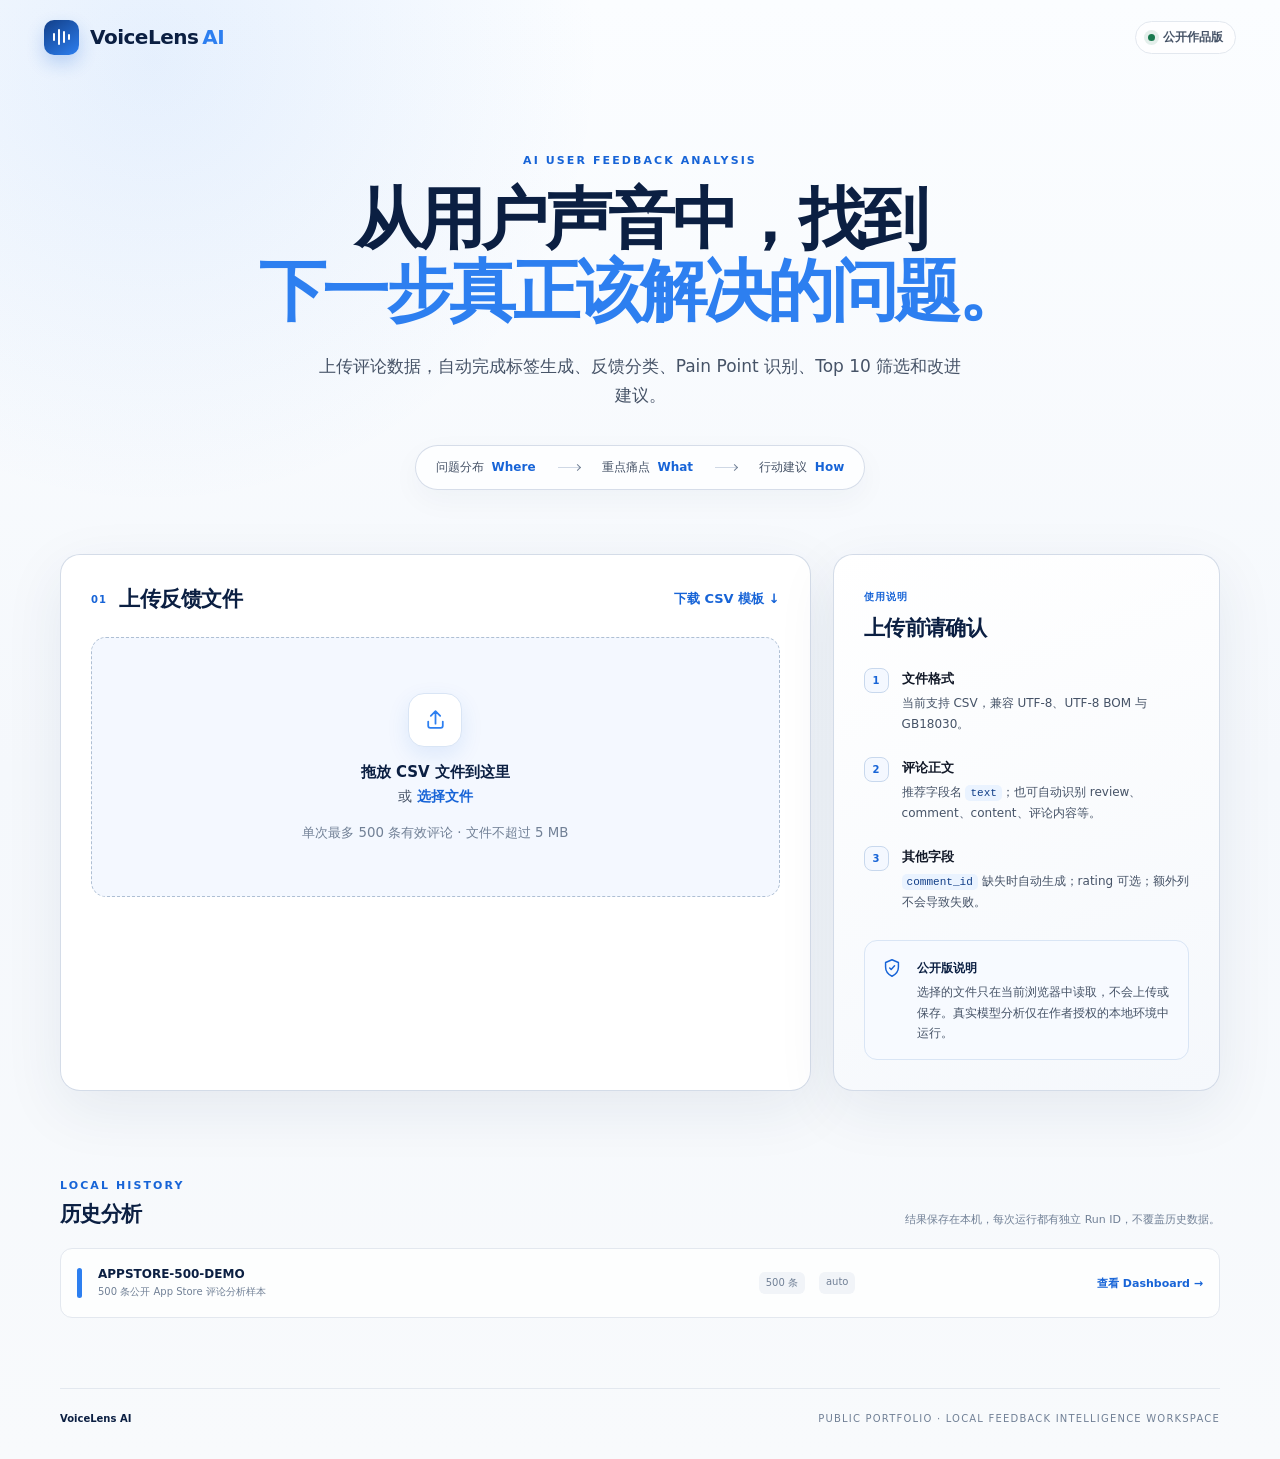
<file: index.html>
<!doctype html>
<html lang="zh-CN">
<head>
  <meta charset="utf-8">
  <meta name="viewport" content="width=device-width, initial-scale=1">
  <meta name="description" content="VoiceLens AI：将用户反馈转化为问题分布、重点痛点与可行动建议。">
  <title>VoiceLens AI · 用户反馈分析</title>
  <link rel="stylesheet" href="styles.css">
  <script defer src="script.js"></script>
</head>
<body>
  <header class="site-header">
    <a class="brand" href="/" aria-label="VoiceLens AI 首页">
      <span class="brand-mark" aria-hidden="true">
        <span></span><span></span><span></span><span></span>
      </span>
      <span>
        <strong>VoiceLens</strong><em>AI</em>
      </span>
    </a>
    <div class="local-badge"><span></span>公开作品版</div>
  </header>

  <main>
    <section class="hero" aria-labelledby="page-title">
      <p class="eyebrow">AI USER FEEDBACK ANALYSIS</p>
      <h1 id="page-title">从用户声音中，找到<br><span>下一步真正该解决的问题。</span></h1>
      <p class="hero-copy">上传评论数据，自动完成标签生成、反馈分类、Pain Point 识别、Top 10 筛选和改进建议。</p>
      <div class="hero-flow" aria-label="分析流程">
        <span>问题分布 <b>Where</b></span><i></i>
        <span>重点痛点 <b>What</b></span><i></i>
        <span>行动建议 <b>How</b></span>
      </div>
    </section>

    <section class="workspace-grid">
      <article class="panel upload-panel" aria-labelledby="upload-title">
        <div class="panel-heading">
          <div>
            <span class="step-number">01</span>
            <h2 id="upload-title">上传反馈文件</h2>
          </div>
          <a class="text-link" href="template.csv" download>下载 CSV 模板 <span aria-hidden="true">↓</span></a>
        </div>

        <div id="dropZone" class="drop-zone" tabindex="0" role="button" aria-controls="fileInput">
          <input id="fileInput" type="file" accept=".csv,text/csv" hidden>
          <div class="upload-icon" aria-hidden="true">
            <svg viewBox="0 0 24 24"><path d="M12 16V4m0 0L7.5 8.5M12 4l4.5 4.5M5 14v4a2 2 0 0 0 2 2h10a2 2 0 0 0 2-2v-4"/></svg>
          </div>
          <p><strong>拖放 CSV 文件到这里</strong></p>
          <p>或 <button id="browseButton" type="button" class="inline-button">选择文件</button></p>
          <small>单次最多 500 条有效评论 · 文件不超过 5 MB</small>
        </div>

        <div id="fileSummary" class="file-summary is-hidden" aria-live="polite">
          <div class="file-type">CSV</div>
          <div class="file-meta">
            <strong id="fileName"></strong>
            <span id="fileSize"></span>
          </div>
          <span id="fileStatus" class="status-pill">正在校验</span>
          <button id="removeFile" class="icon-button" type="button" aria-label="移除文件">×</button>
        </div>

        <div id="message" class="message is-hidden" role="alert"></div>

        <div id="validationResult" class="validation is-hidden">
          <div class="metric-row">
            <div><span>读取记录</span><strong id="inputRecords">—</strong></div>
            <div><span>有效评论</span><strong id="validRecords">—</strong></div>
            <div><span>正文列</span><strong id="textColumn">—</strong></div>
            <div><span>文件编码</span><strong id="fileEncoding">—</strong></div>
          </div>
          <details class="preview-block">
            <summary>查看前 10 条标准化预览</summary>
            <div class="table-wrap">
              <table>
                <thead><tr><th>Comment ID</th><th>Text</th></tr></thead>
                <tbody id="previewBody"></tbody>
              </table>
            </div>
          </details>
          <div id="warnings" class="warnings is-hidden"></div>
        </div>
      </article>

      <aside class="panel guide-panel" aria-labelledby="guide-title">
        <span class="step-number">使用说明</span>
        <h2 id="guide-title">上传前请确认</h2>
        <ul class="check-list">
          <li><span>1</span><div><strong>文件格式</strong><p>当前支持 CSV，兼容 UTF-8、UTF-8 BOM 与 GB18030。</p></div></li>
          <li><span>2</span><div><strong>评论正文</strong><p>推荐字段名 <code>text</code>；也可自动识别 review、comment、content、评论内容等。</p></div></li>
          <li><span>3</span><div><strong>其他字段</strong><p><code>comment_id</code> 缺失时自动生成；rating 可选；额外列不会导致失败。</p></div></li>
        </ul>
        <div class="privacy-note">
          <svg viewBox="0 0 24 24" aria-hidden="true"><path d="M12 3 5 6v5c0 4.6 2.7 8 7 10 4.3-2 7-5.4 7-10V6l-7-3Z"/><path d="m9.5 12 1.6 1.6 3.7-4"/></svg>
          <div><strong>公开版说明</strong><p>选择的文件只在当前浏览器中读取，不会上传或保存。真实模型分析仅在作者授权的本地环境中运行。</p></div>
        </div>
      </aside>
    </section>

    <section id="analysisSetup" class="panel setup-panel is-hidden" aria-labelledby="setup-title">
      <div class="panel-heading">
        <div><span class="step-number">02</span><h2 id="setup-title">选择标签方式并开始</h2></div>
      </div>
      <div class="mode-grid" role="radiogroup" aria-label="标签方式">
        <label class="mode-card is-selected">
          <input type="radio" name="labelsMode" value="auto" checked>
          <span class="mode-icon">✦</span>
          <strong>自动生成</strong>
          <p>根据本批反馈生成并冻结标签，随后自动完成全部分析。</p>
          <em>推荐</em>
        </label>
        <label class="mode-card">
          <input type="radio" name="labelsMode" value="reuse">
          <span class="mode-icon">↻</span>
          <strong>使用上次标签</strong>
          <p>复用最近一次已确认标签，适合同类产品的连续分析。</p>
        </label>
        <label class="mode-card">
          <input type="radio" name="labelsMode" value="preview">
          <span class="mode-icon">◎</span>
          <strong>先预览标签</strong>
          <p>生成后暂停，查看标签定义与边界，确认后继续。</p>
        </label>
      </div>
      <div class="setup-actions">
        <p>公开作品链接用于展示产品流程；真实模型调用需要作者授权。</p>
        <button id="startAnalysis" class="primary-button" type="button">开始分析 <span>→</span></button>
      </div>
    </section>

    <section id="progressPanel" class="panel progress-panel is-hidden" aria-labelledby="progress-title">
      <div class="progress-heading">
        <div><span class="step-number">03</span><h2 id="progress-title">分析进度</h2></div>
        <strong id="progressPercent">0%</strong>
      </div>
      <div class="progress-track"><span id="progressBar"></span></div>
      <p id="stageLabel" class="stage-label">正在准备分析任务</p>
      <ol class="stage-list">
        <li data-threshold="8"><span></span>准备数据</li>
        <li data-threshold="18"><span></span>生成标签</li>
        <li data-threshold="24"><span></span>分类反馈</li>
        <li data-threshold="54"><span></span>识别痛点</li>
        <li data-threshold="88"><span></span>生成建议</li>
        <li data-threshold="96"><span></span>生成报告</li>
      </ol>
      <div id="progressError" class="message error is-hidden" role="alert"></div>
    </section>

    <section id="labelReview" class="panel review-panel is-hidden" aria-labelledby="review-title">
      <div class="panel-heading">
        <div><span class="step-number">标签确认</span><h2 id="review-title">检查本批反馈标签</h2></div>
      </div>
      <p class="section-intro">标签已经通过结构校验并冻结。确认后，分析会在同一个 Run 中继续。</p>
      <div id="labelCards" class="label-grid"></div>
      <div class="review-actions"><button id="confirmLabels" class="primary-button" type="button">确认并继续分析 <span>→</span></button></div>
    </section>

    <section id="resultPanel" class="panel result-panel is-hidden" aria-labelledby="result-title">
      <div class="result-copy">
        <span class="success-mark">✓</span>
        <div><span class="step-number">分析完成</span><h2 id="result-title">Dashboard 已生成</h2><p id="resultRunId"></p></div>
      </div>
      <a id="openReport" class="primary-button" href="#" target="_blank" rel="noopener">打开分析报告 <span>↗</span></a>
    </section>

    <section class="history-section" aria-labelledby="history-title">
      <div class="section-heading">
        <div><p class="eyebrow">LOCAL HISTORY</p><h2 id="history-title">历史分析</h2></div>
        <p>结果保存在本机，每次运行都有独立 Run ID，不覆盖历史数据。</p>
      </div>
      <div class="history-list">
        <article class="history-item">
          <div class="history-status complete"></div>
          <div><strong>APPSTORE-500-DEMO</strong><span>500 条公开 App Store 评论分析样本</span></div>
          <div class="history-meta"><span>500 条</span><span>auto</span></div>
          <a href="demo/dashboard.html" target="_blank" rel="noopener">查看 Dashboard →</a>
        </article>
      </div>
    </section>
  </main>

  <footer><span>VoiceLens AI</span><p>Public portfolio · Local feedback intelligence workspace</p></footer>
</body>
</html>
</file>
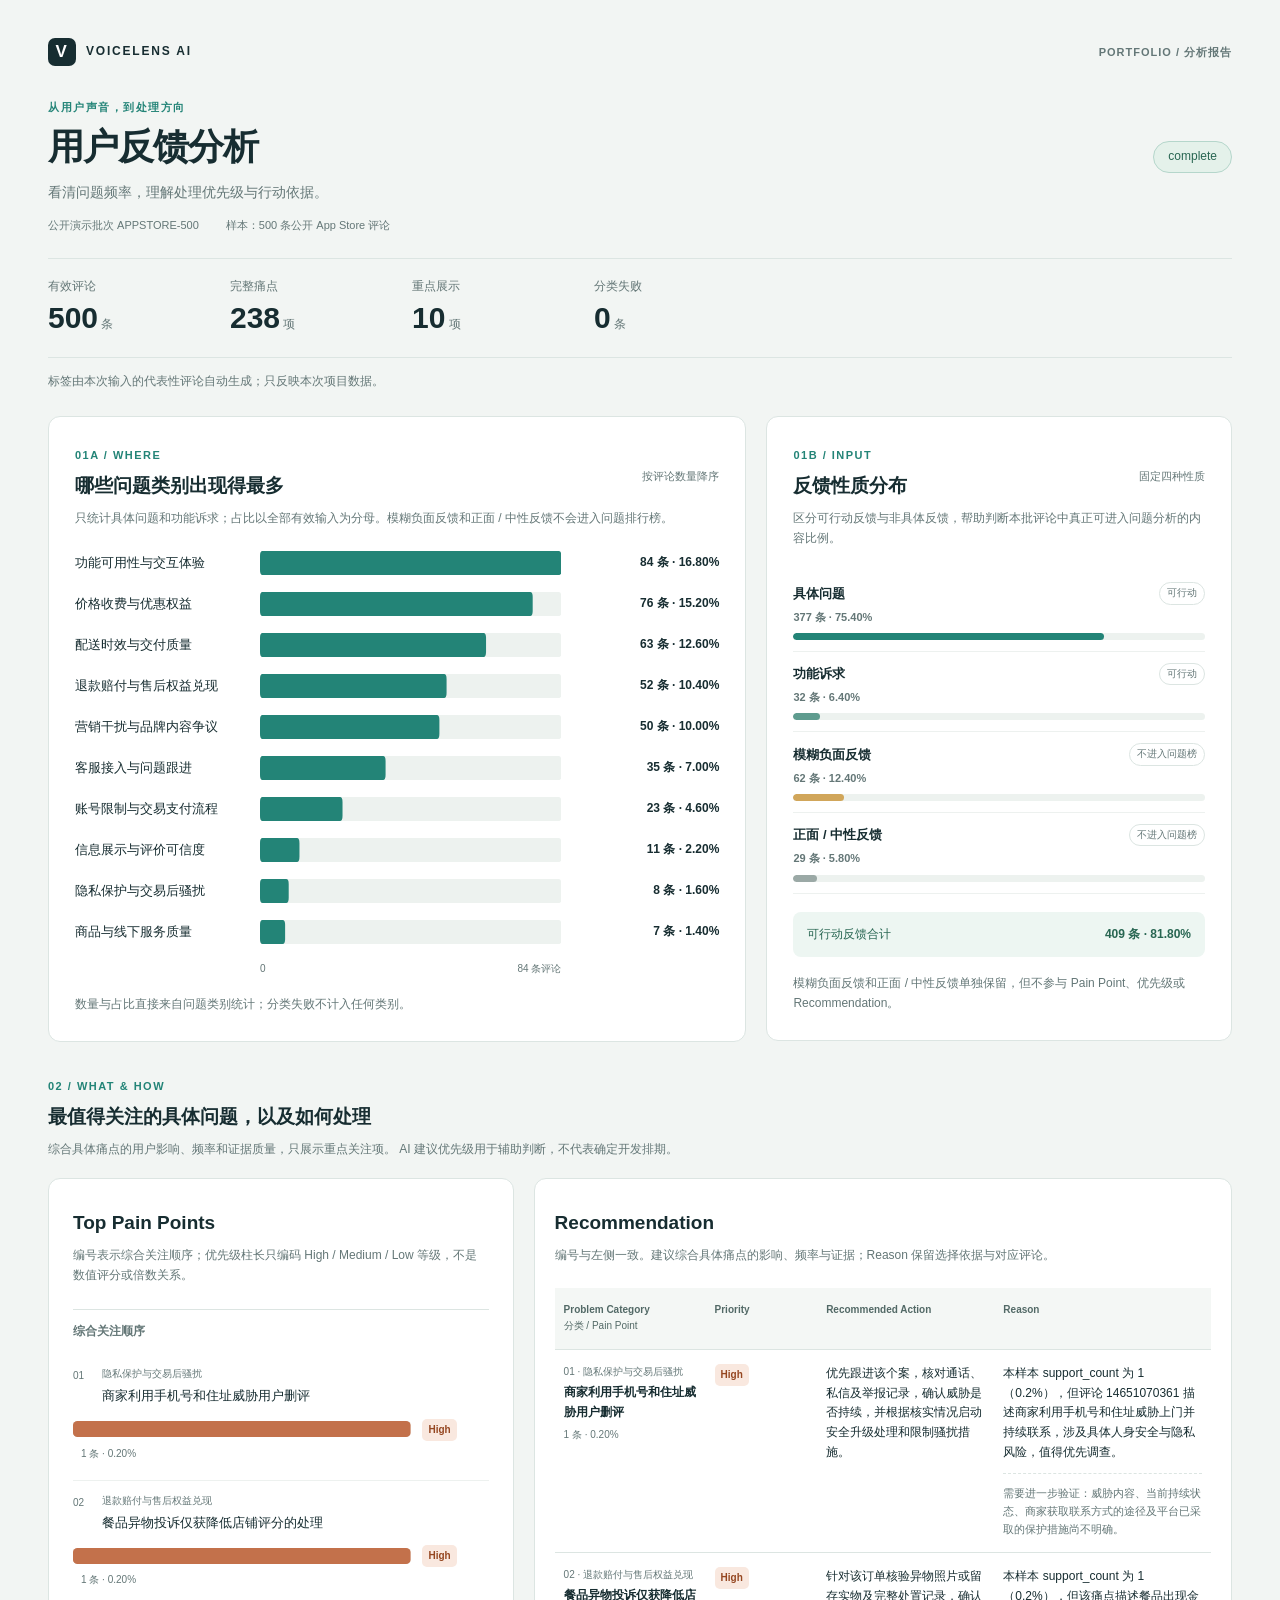
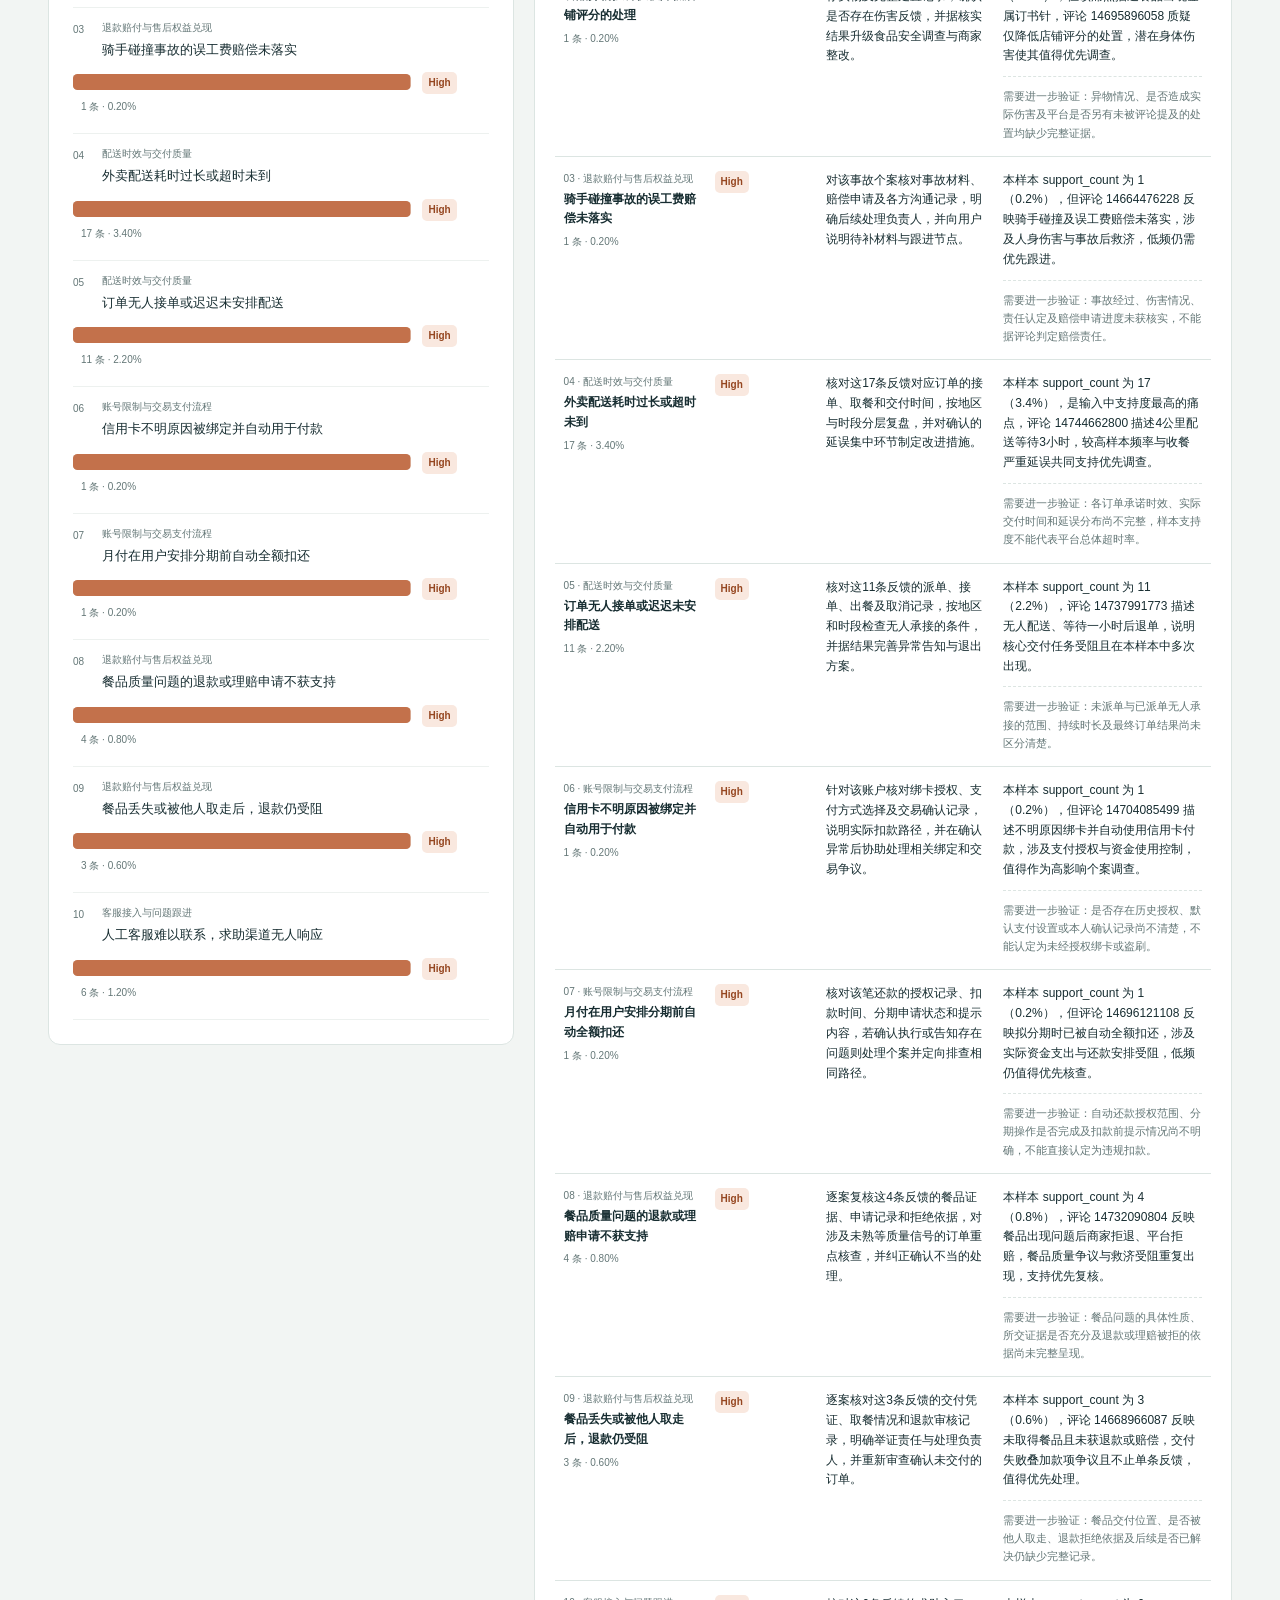
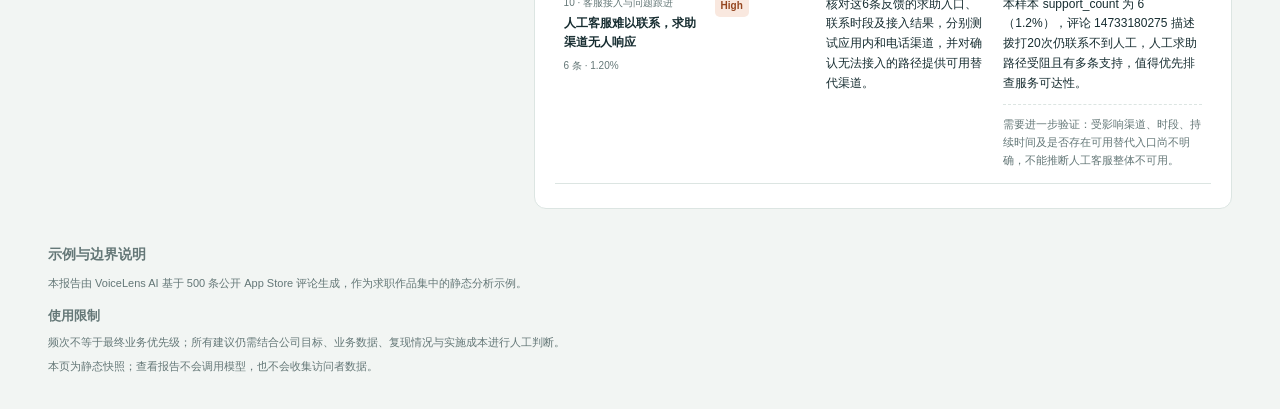
<file: demo/dashboard.html>
<!doctype html>
<html lang="zh-CN">
<head><meta charset="utf-8"><meta name="viewport" content="width=device-width, initial-scale=1">
<title>VoiceLens AI · 500 条 App Store 评论分析示例</title><style>:root{color-scheme:light;--ink:#172d31;--muted:#647777;--line:#dce5e2;--teal:#238477;--paper:#fff;--bg:#f2f5f3}
*{box-sizing:border-box}body{margin:0;background:var(--bg);color:var(--ink);font:14px/1.65 "Segoe UI","Microsoft YaHei",sans-serif}main{max-width:1560px;margin:auto;padding:38px 48px 28px}.brand{display:flex;align-items:center;gap:10px;font-size:12px;letter-spacing:1.8px;font-weight:700}.brand-mark{display:grid;place-items:center;background:var(--ink);color:white;width:28px;height:28px;border-radius:7px;font-size:17px}.edition{margin-left:auto;color:var(--muted);font-size:11px;letter-spacing:1px}.headline{display:flex;justify-content:space-between;align-items:center;gap:20px;margin-top:32px}.overline,.section-number{color:var(--teal);font-size:11px;font-weight:700;letter-spacing:1.5px}.overline{margin:0 0 8px}h1{font-size:36px;line-height:1.25;margin:0;font-weight:650;letter-spacing:-1px}.subtitle{color:var(--muted);margin:12px 0}.status{border:1px solid #b5d6cb;background:#e4f1ea;color:#286652;border-radius:20px;padding:5px 14px;font-size:12px}.run-meta{color:var(--muted);font-size:11px;overflow-wrap:anywhere}.run-meta span{margin-left:24px}.metrics{display:flex;border-top:1px solid var(--line);border-bottom:1px solid var(--line);margin-top:24px;padding:18px 0;gap:52px}.metrics>div{min-width:130px}.metrics span{display:block;color:var(--muted);font-size:12px}.metrics strong{display:block;font-size:30px;line-height:1.4;font-weight:600}.metrics small{font-size:12px;font-weight:400;color:var(--muted)}.context{font-size:12px;color:var(--muted);margin:14px 0 24px}.panel{background:var(--paper);border:1px solid var(--line);border-radius:12px;padding:26px;min-width:0}.section-heading{display:flex;align-items:center;justify-content:space-between;gap:16px}h2{font-size:19px;margin:4px 0 8px;font-weight:650}h3{font-size:13px}.hint{font-size:11px;color:var(--muted)}.section-note,.footnote{font-size:12px;color:var(--muted);margin:0 0 22px}.footnote{margin:17px 0 0}.frequency-row{display:grid;grid-template-columns:165px minmax(0,1fr) 138px;gap:20px;align-items:center;margin:17px 0}.frequency-row svg{width:100%;height:24px}.frequency-row strong{font-size:12px;font-weight:600;text-align:right;font-variant-numeric:tabular-nums}.category{font-size:13px}.track{fill:#edf2ef}.frequency-fill{fill:var(--teal)}.frequency-axis{display:flex;justify-content:space-between;margin:0 158px 0 185px;font-size:10px;color:var(--muted)}.decision-intro{margin:32px 0 18px}.decision-intro p{color:var(--muted);font-size:12px;margin:4px 0}.decision-grid{display:grid;grid-template-columns:minmax(0,2fr) minmax(0,3fr);gap:20px;align-items:start}.priorities{padding:24px}.recommendations{padding:24px 20px}.group-title{margin:23px 0 13px;padding-top:12px;border-top:1px solid var(--line);color:var(--muted);font-size:12px}.level-axis{display:grid;grid-template-columns:repeat(3,1fr);text-align:right;color:var(--muted);font-size:10px;margin-bottom:14px;padding-right:74px}.priority-row{position:relative;padding:12px 0 16px;border-bottom:1px solid #edf1ef}.pain-heading{display:flex;gap:10px;margin-bottom:10px;font-size:13px}.number{font-size:10px;color:var(--muted);padding-top:2px;min-width:19px}.eyebrow{display:block;color:var(--muted);font-size:10px;font-weight:400;line-height:1.6;margin-bottom:3px}.priority-row svg{width:calc(100% - 78px);height:16px;vertical-align:middle}.badge{display:inline-block;white-space:nowrap;font-size:10px;line-height:1.6;border-radius:5px;padding:3px 6px;font-weight:600}.priority-row .badge{margin-left:8px}.high{background:#f9e8df;color:#954620}.medium{background:#f9efd9;color:#88631d}.low{background:#e4f0eb;color:#356653}.unknown{background:#eef0f4;color:#5a6272}.high-fill{fill:#c3714b}.medium-fill{fill:#c9a454}.low-fill{fill:#6c9e87}.table-scroll{overflow-x:auto}table{border-collapse:collapse;width:100%;table-layout:fixed;font-size:12px}thead{background:#f4f7f5}th,td{text-align:left;vertical-align:top;border-bottom:1px solid var(--line);padding:14px 9px;overflow-wrap:anywhere}thead th{font-size:10px;color:#526966;font-weight:600}thead th span{font-size:10px;font-weight:400}thead th:nth-child(1){width:23%}thead th:nth-child(2){width:17%}thead th:nth-child(3){width:27%}thead th:nth-child(4){width:33%}tbody th strong{font-size:12px;font-weight:600}td .badge{white-space:normal}.verification{font-size:11px;color:var(--muted);padding-top:10px;margin:10px 0 0;border-top:1px dashed var(--line)}footer{font-size:11px;color:var(--muted);padding:30px 0 0}footer h2{font-size:14px}footer h3{margin-bottom:5px}footer p{margin:6px 0}.source{overflow-wrap:anywhere}.notice{padding:12px 18px;border:1px solid #ead7b0;border-radius:9px;background:#fff8e8;margin:20px 0;font-size:12px}.notice p{margin:4px 0}.empty{padding:24px 0;color:var(--muted)}.sr-only{position:absolute;width:1px;height:1px;padding:0;margin:-1px;overflow:hidden;clip:rect(0,0,0,0)}
@media(min-width:1800px){main{max-width:1740px}}@media(max-width:1100px){main{padding:25px}.decision-grid{grid-template-columns:1fr}.recommendations{padding:24px}.level-axis{padding-right:78px}}@media(max-width:600px){main{padding:20px 14px}.edition{display:none}.headline{align-items:flex-start;margin-top:25px}h1{font-size:29px}.status{font-size:10px;padding:4px 8px}.metrics{gap:22px}.metrics>div{min-width:0;flex:1}.metrics strong{font-size:26px}.run-meta span{display:block;margin:4px 0}.panel{padding:18px 14px}.section-heading{display:block}.frequency-row{grid-template-columns:minmax(0,1fr) 110px;gap:6px 10px;margin:16px 0}.frequency-row .category{grid-column:1/-1}.frequency-row strong{font-size:11px}.frequency-axis{margin:0 120px 0 0}.section-note{margin-bottom:16px}table{min-width:590px}.decision-grid{gap:16px}.brand{font-size:10px}.hint{display:block;margin-bottom:8px}}@media print{body{background:white}main{padding:0}.panel{break-inside:auto}.decision-grid{display:block}.recommendations{margin-top:20px}tr,.priority-row{break-inside:avoid}.table-scroll{overflow:visible}thead{display:table-header-group}}
.overview-grid{display:grid;grid-template-columns:minmax(0,3fr) minmax(330px,2fr);gap:20px;align-items:start}.feedback-type-row{padding:11px 0;border-bottom:1px solid #edf1ef}.feedback-type-heading,.actionable-summary{display:flex;align-items:center;justify-content:space-between;gap:12px}.feedback-type-heading span{font-size:13px;font-weight:600}.feedback-type-heading em{font-style:normal;font-size:10px;color:var(--muted);border:1px solid var(--line);border-radius:12px;padding:2px 7px}.feedback-type-value{margin:3px 0 7px;color:var(--muted);font-size:11px;font-variant-numeric:tabular-nums}.feedback-type-track{height:7px;border-radius:4px;background:#edf2ef;overflow:hidden}.feedback-type-track span{display:block;height:100%;border-radius:4px;background:var(--teal)}.feedback-type-row.feature .feedback-type-track span{background:#5f9c8f}.feedback-type-row.vague .feedback-type-track span{background:#d1a65a}.feedback-type-row.neutral .feedback-type-track span{background:#9ba9a6}.actionable-summary{margin-top:18px;padding:13px 14px;border-radius:8px;background:#edf6f2;color:#286652;font-size:12px}.actionable-summary strong{font-variant-numeric:tabular-nums}
@media(max-width:1180px){.overview-grid{grid-template-columns:1fr}}
@media(max-width:600px){.overview-grid{gap:16px}}
@media print{.overview-grid{display:block}.feedback-panel{margin-top:20px}}
</style>
<style>.pain-frequency{display:inline-block;margin-left:8px;color:var(--muted);font-size:10px;font-variant-numeric:tabular-nums}.frequency-text{display:block;color:var(--muted);font-size:10px;font-weight:400;margin-top:5px;font-variant-numeric:tabular-nums}@media(max-width:600px){.headline{display:block}.status{display:inline-block;margin-top:8px}.metrics{display:grid;grid-template-columns:repeat(2,minmax(0,1fr));gap:14px 24px}.metrics>div{min-width:0}}</style></head>
<body><main>
<header><div class="brand"><span class="brand-mark">V</span> VOICELENS AI <span class="edition">PORTFOLIO / 分析报告</span></div>
<div class="headline"><div><p class="overline">从用户声音，到处理方向</p><h1>用户反馈分析</h1><p class="subtitle">看清问题频率，理解处理优先级与行动依据。</p></div><span class="status">complete</span></div>
<div class="run-meta">公开演示批次 APPSTORE-500 <span>样本：500 条公开 App Store 评论</span></div>
<div class="metrics"><div><span>有效评论</span><strong>500<small> 条</small></strong></div><div><span>完整痛点</span><strong>238<small> 项</small></strong></div><div><span>重点展示</span><strong>10<small> 项</small></strong></div><div><span>分类失败</span><strong>0<small> 条</small></strong></div></div>
<p class="context">标签由本次输入的代表性评论自动生成；只反映本次项目数据。</p></header>

<div class="overview-grid"><section class="panel frequency-panel" aria-labelledby="frequency-title"><div class="section-heading"><div><span class="section-number">01A / WHERE</span><h2 id="frequency-title">哪些问题类别出现得最多</h2></div><span class="hint">按评论数量降序</span></div>
<p class="section-note">只统计具体问题和功能诉求；占比以全部有效输入为分母。模糊负面反馈和正面 / 中性反馈不会进入问题排行榜。</p>
<div class="frequency-row"><span class="category">功能可用性与交互体验</span><svg viewBox="0 0 600 24" preserveAspectRatio="none" role="img" aria-label="功能可用性与交互体验：84 条 · 16.80%"><rect width="600" height="24" rx="5" class="track"/><rect width="600.000" height="24" rx="5" class="frequency-fill"/></svg><strong>84 条 · 16.80%</strong></div>
<div class="frequency-row"><span class="category">价格收费与优惠权益</span><svg viewBox="0 0 600 24" preserveAspectRatio="none" role="img" aria-label="价格收费与优惠权益：76 条 · 15.20%"><rect width="600" height="24" rx="5" class="track"/><rect width="542.857" height="24" rx="5" class="frequency-fill"/></svg><strong>76 条 · 15.20%</strong></div>
<div class="frequency-row"><span class="category">配送时效与交付质量</span><svg viewBox="0 0 600 24" preserveAspectRatio="none" role="img" aria-label="配送时效与交付质量：63 条 · 12.60%"><rect width="600" height="24" rx="5" class="track"/><rect width="450.000" height="24" rx="5" class="frequency-fill"/></svg><strong>63 条 · 12.60%</strong></div>
<div class="frequency-row"><span class="category">退款赔付与售后权益兑现</span><svg viewBox="0 0 600 24" preserveAspectRatio="none" role="img" aria-label="退款赔付与售后权益兑现：52 条 · 10.40%"><rect width="600" height="24" rx="5" class="track"/><rect width="371.429" height="24" rx="5" class="frequency-fill"/></svg><strong>52 条 · 10.40%</strong></div>
<div class="frequency-row"><span class="category">营销干扰与品牌内容争议</span><svg viewBox="0 0 600 24" preserveAspectRatio="none" role="img" aria-label="营销干扰与品牌内容争议：50 条 · 10.00%"><rect width="600" height="24" rx="5" class="track"/><rect width="357.143" height="24" rx="5" class="frequency-fill"/></svg><strong>50 条 · 10.00%</strong></div>
<div class="frequency-row"><span class="category">客服接入与问题跟进</span><svg viewBox="0 0 600 24" preserveAspectRatio="none" role="img" aria-label="客服接入与问题跟进：35 条 · 7.00%"><rect width="600" height="24" rx="5" class="track"/><rect width="250.000" height="24" rx="5" class="frequency-fill"/></svg><strong>35 条 · 7.00%</strong></div>
<div class="frequency-row"><span class="category">账号限制与交易支付流程</span><svg viewBox="0 0 600 24" preserveAspectRatio="none" role="img" aria-label="账号限制与交易支付流程：23 条 · 4.60%"><rect width="600" height="24" rx="5" class="track"/><rect width="164.286" height="24" rx="5" class="frequency-fill"/></svg><strong>23 条 · 4.60%</strong></div>
<div class="frequency-row"><span class="category">信息展示与评价可信度</span><svg viewBox="0 0 600 24" preserveAspectRatio="none" role="img" aria-label="信息展示与评价可信度：11 条 · 2.20%"><rect width="600" height="24" rx="5" class="track"/><rect width="78.571" height="24" rx="5" class="frequency-fill"/></svg><strong>11 条 · 2.20%</strong></div>
<div class="frequency-row"><span class="category">隐私保护与交易后骚扰</span><svg viewBox="0 0 600 24" preserveAspectRatio="none" role="img" aria-label="隐私保护与交易后骚扰：8 条 · 1.60%"><rect width="600" height="24" rx="5" class="track"/><rect width="57.143" height="24" rx="5" class="frequency-fill"/></svg><strong>8 条 · 1.60%</strong></div>
<div class="frequency-row"><span class="category">商品与线下服务质量</span><svg viewBox="0 0 600 24" preserveAspectRatio="none" role="img" aria-label="商品与线下服务质量：7 条 · 1.40%"><rect width="600" height="24" rx="5" class="track"/><rect width="50.000" height="24" rx="5" class="frequency-fill"/></svg><strong>7 条 · 1.40%</strong></div>
<div class="frequency-axis"><span>0</span><span>84 条评论</span></div>
<p class="footnote">数量与占比直接来自问题类别统计；分类失败不计入任何类别。</p></section>
<section class="panel feedback-panel" aria-labelledby="feedback-title"><div class="section-heading"><div><span class="section-number">01B / INPUT</span><h2 id="feedback-title">反馈性质分布</h2></div><span class="hint">固定四种性质</span></div>
<p class="section-note">区分可行动反馈与非具体反馈，帮助判断本批评论中真正可进入问题分析的内容比例。</p>
<div class="feedback-type-row specific"><div class="feedback-type-heading"><span>具体问题</span><em>可行动</em></div><div class="feedback-type-value"><strong>377 条 · 75.40%</strong></div><div class="feedback-type-track" role="img" aria-label="具体问题：377 条 · 75.40%"><span style="width:75.40%"></span></div></div>
<div class="feedback-type-row feature"><div class="feedback-type-heading"><span>功能诉求</span><em>可行动</em></div><div class="feedback-type-value"><strong>32 条 · 6.40%</strong></div><div class="feedback-type-track" role="img" aria-label="功能诉求：32 条 · 6.40%"><span style="width:6.40%"></span></div></div>
<div class="feedback-type-row vague"><div class="feedback-type-heading"><span>模糊负面反馈</span><em>不进入问题榜</em></div><div class="feedback-type-value"><strong>62 条 · 12.40%</strong></div><div class="feedback-type-track" role="img" aria-label="模糊负面反馈：62 条 · 12.40%"><span style="width:12.40%"></span></div></div>
<div class="feedback-type-row neutral"><div class="feedback-type-heading"><span>正面 / 中性反馈</span><em>不进入问题榜</em></div><div class="feedback-type-value"><strong>29 条 · 5.80%</strong></div><div class="feedback-type-track" role="img" aria-label="正面 / 中性反馈：29 条 · 5.80%"><span style="width:5.80%"></span></div></div>
<div class="actionable-summary"><span>可行动反馈合计</span><strong>409 条 · 81.80%</strong></div>
<p class="footnote">模糊负面反馈和正面 / 中性反馈单独保留，但不参与 Pain Point、优先级或 Recommendation。</p></section></div>
<div class="decision-intro"><span class="section-number">02 / WHAT &amp; HOW</span><h2>最值得关注的具体问题，以及如何处理</h2><p>综合具体痛点的用户影响、频率和证据质量，只展示重点关注项。 AI 建议优先级用于辅助判断，不代表确定开发排期。</p></div>
<div class="decision-grid"><section class="panel priorities" aria-labelledby="priority-title"><h2 id="priority-title">Top Pain Points</h2><p class="section-note">编号表示综合关注顺序；优先级柱长只编码 High / Medium / Low 等级，不是数值评分或倍数关系。</p><h3 class="group-title">综合关注顺序</h3>
<div class="priority-row" data-key="pain-0"><div class="pain-heading"><span class="number">01</span><div><span class="eyebrow">隐私保护与交易后骚扰</span><div>商家利用手机号和住址威胁用户删评</div></div></div>
<svg viewBox="0 0 300 16" preserveAspectRatio="none" role="img" aria-label="优先级 High"><rect width="300" height="16" rx="4" class="track"/><rect width="300" height="16" rx="4" class="high-fill"/></svg>
<span class="badge high">High</span><span class="pain-frequency">1 条 · 0.20%</span></div>
<div class="priority-row" data-key="pain-1"><div class="pain-heading"><span class="number">02</span><div><span class="eyebrow">退款赔付与售后权益兑现</span><div>餐品异物投诉仅获降低店铺评分的处理</div></div></div>
<svg viewBox="0 0 300 16" preserveAspectRatio="none" role="img" aria-label="优先级 High"><rect width="300" height="16" rx="4" class="track"/><rect width="300" height="16" rx="4" class="high-fill"/></svg>
<span class="badge high">High</span><span class="pain-frequency">1 条 · 0.20%</span></div>
<div class="priority-row" data-key="pain-2"><div class="pain-heading"><span class="number">03</span><div><span class="eyebrow">退款赔付与售后权益兑现</span><div>骑手碰撞事故的误工费赔偿未落实</div></div></div>
<svg viewBox="0 0 300 16" preserveAspectRatio="none" role="img" aria-label="优先级 High"><rect width="300" height="16" rx="4" class="track"/><rect width="300" height="16" rx="4" class="high-fill"/></svg>
<span class="badge high">High</span><span class="pain-frequency">1 条 · 0.20%</span></div>
<div class="priority-row" data-key="pain-3"><div class="pain-heading"><span class="number">04</span><div><span class="eyebrow">配送时效与交付质量</span><div>外卖配送耗时过长或超时未到</div></div></div>
<svg viewBox="0 0 300 16" preserveAspectRatio="none" role="img" aria-label="优先级 High"><rect width="300" height="16" rx="4" class="track"/><rect width="300" height="16" rx="4" class="high-fill"/></svg>
<span class="badge high">High</span><span class="pain-frequency">17 条 · 3.40%</span></div>
<div class="priority-row" data-key="pain-4"><div class="pain-heading"><span class="number">05</span><div><span class="eyebrow">配送时效与交付质量</span><div>订单无人接单或迟迟未安排配送</div></div></div>
<svg viewBox="0 0 300 16" preserveAspectRatio="none" role="img" aria-label="优先级 High"><rect width="300" height="16" rx="4" class="track"/><rect width="300" height="16" rx="4" class="high-fill"/></svg>
<span class="badge high">High</span><span class="pain-frequency">11 条 · 2.20%</span></div>
<div class="priority-row" data-key="pain-5"><div class="pain-heading"><span class="number">06</span><div><span class="eyebrow">账号限制与交易支付流程</span><div>信用卡不明原因被绑定并自动用于付款</div></div></div>
<svg viewBox="0 0 300 16" preserveAspectRatio="none" role="img" aria-label="优先级 High"><rect width="300" height="16" rx="4" class="track"/><rect width="300" height="16" rx="4" class="high-fill"/></svg>
<span class="badge high">High</span><span class="pain-frequency">1 条 · 0.20%</span></div>
<div class="priority-row" data-key="pain-6"><div class="pain-heading"><span class="number">07</span><div><span class="eyebrow">账号限制与交易支付流程</span><div>月付在用户安排分期前自动全额扣还</div></div></div>
<svg viewBox="0 0 300 16" preserveAspectRatio="none" role="img" aria-label="优先级 High"><rect width="300" height="16" rx="4" class="track"/><rect width="300" height="16" rx="4" class="high-fill"/></svg>
<span class="badge high">High</span><span class="pain-frequency">1 条 · 0.20%</span></div>
<div class="priority-row" data-key="pain-7"><div class="pain-heading"><span class="number">08</span><div><span class="eyebrow">退款赔付与售后权益兑现</span><div>餐品质量问题的退款或理赔申请不获支持</div></div></div>
<svg viewBox="0 0 300 16" preserveAspectRatio="none" role="img" aria-label="优先级 High"><rect width="300" height="16" rx="4" class="track"/><rect width="300" height="16" rx="4" class="high-fill"/></svg>
<span class="badge high">High</span><span class="pain-frequency">4 条 · 0.80%</span></div>
<div class="priority-row" data-key="pain-8"><div class="pain-heading"><span class="number">09</span><div><span class="eyebrow">退款赔付与售后权益兑现</span><div>餐品丢失或被他人取走后，退款仍受阻</div></div></div>
<svg viewBox="0 0 300 16" preserveAspectRatio="none" role="img" aria-label="优先级 High"><rect width="300" height="16" rx="4" class="track"/><rect width="300" height="16" rx="4" class="high-fill"/></svg>
<span class="badge high">High</span><span class="pain-frequency">3 条 · 0.60%</span></div>
<div class="priority-row" data-key="pain-9"><div class="pain-heading"><span class="number">10</span><div><span class="eyebrow">客服接入与问题跟进</span><div>人工客服难以联系，求助渠道无人响应</div></div></div>
<svg viewBox="0 0 300 16" preserveAspectRatio="none" role="img" aria-label="优先级 High"><rect width="300" height="16" rx="4" class="track"/><rect width="300" height="16" rx="4" class="high-fill"/></svg>
<span class="badge high">High</span><span class="pain-frequency">6 条 · 1.20%</span></div></section>
<section class="panel recommendations" aria-labelledby="recommendation-title"><h2 id="recommendation-title">Recommendation</h2><p class="section-note">编号与左侧一致。建议综合具体痛点的影响、频率与证据；Reason 保留选择依据与对应评论。</p><div class="table-scroll"><table><caption class="sr-only">与左侧具体痛点一一对应的建议</caption><thead><tr><th scope="col">Problem Category<br><span>分类 / Pain Point</span></th><th scope="col">Priority</th><th scope="col">Recommended Action</th><th scope="col">Reason</th></tr></thead><tbody>
<tr data-key="pain-0"><th scope="row"><span class="eyebrow">01 · 隐私保护与交易后骚扰</span><strong>商家利用手机号和住址威胁用户删评</strong><span class="frequency-text">1 条 · 0.20%</span></th><td><span class="badge high">High</span></td><td>优先跟进该个案，核对通话、私信及举报记录，确认威胁是否持续，并根据核实情况启动安全升级处理和限制骚扰措施。</td><td>本样本 support_count 为 1（0.2%），但评论 14651070361 描述商家利用手机号和住址威胁上门并持续联系，涉及具体人身安全与隐私风险，值得优先调查。<p class="verification">需要进一步验证：威胁内容、当前持续状态、商家获取联系方式的途径及平台已采取的保护措施尚不明确。</p></td></tr>
<tr data-key="pain-1"><th scope="row"><span class="eyebrow">02 · 退款赔付与售后权益兑现</span><strong>餐品异物投诉仅获降低店铺评分的处理</strong><span class="frequency-text">1 条 · 0.20%</span></th><td><span class="badge high">High</span></td><td>针对该订单核验异物照片或留存实物及完整处置记录，确认是否存在伤害反馈，并据核实结果升级食品安全调查与商家整改。</td><td>本样本 support_count 为 1（0.2%），但该痛点描述餐品出现金属订书针，评论 14695896058 质疑仅降低店铺评分的处置，潜在身体伤害使其值得优先调查。<p class="verification">需要进一步验证：异物情况、是否造成实际伤害及平台是否另有未被评论提及的处置均缺少完整证据。</p></td></tr>
<tr data-key="pain-2"><th scope="row"><span class="eyebrow">03 · 退款赔付与售后权益兑现</span><strong>骑手碰撞事故的误工费赔偿未落实</strong><span class="frequency-text">1 条 · 0.20%</span></th><td><span class="badge high">High</span></td><td>对该事故个案核对事故材料、赔偿申请及各方沟通记录，明确后续处理负责人，并向用户说明待补材料与跟进节点。</td><td>本样本 support_count 为 1（0.2%），但评论 14664476228 反映骑手碰撞及误工费赔偿未落实，涉及人身伤害与事故后救济，低频仍需优先跟进。<p class="verification">需要进一步验证：事故经过、伤害情况、责任认定及赔偿申请进度未获核实，不能据评论判定赔偿责任。</p></td></tr>
<tr data-key="pain-3"><th scope="row"><span class="eyebrow">04 · 配送时效与交付质量</span><strong>外卖配送耗时过长或超时未到</strong><span class="frequency-text">17 条 · 3.40%</span></th><td><span class="badge high">High</span></td><td>核对这17条反馈对应订单的接单、取餐和交付时间，按地区与时段分层复盘，并对确认的延误集中环节制定改进措施。</td><td>本样本 support_count 为 17（3.4%），是输入中支持度最高的痛点，评论 14744662800 描述4公里配送等待3小时，较高样本频率与收餐严重延误共同支持优先调查。<p class="verification">需要进一步验证：各订单承诺时效、实际交付时间和延误分布尚不完整，样本支持度不能代表平台总体超时率。</p></td></tr>
<tr data-key="pain-4"><th scope="row"><span class="eyebrow">05 · 配送时效与交付质量</span><strong>订单无人接单或迟迟未安排配送</strong><span class="frequency-text">11 条 · 2.20%</span></th><td><span class="badge high">High</span></td><td>核对这11条反馈的派单、接单、出餐及取消记录，按地区和时段检查无人承接的条件，并据结果完善异常告知与退出方案。</td><td>本样本 support_count 为 11（2.2%），评论 14737991773 描述无人配送、等待一小时后退单，说明核心交付任务受阻且在本样本中多次出现。<p class="verification">需要进一步验证：未派单与已派单无人承接的范围、持续时长及最终订单结果尚未区分清楚。</p></td></tr>
<tr data-key="pain-5"><th scope="row"><span class="eyebrow">06 · 账号限制与交易支付流程</span><strong>信用卡不明原因被绑定并自动用于付款</strong><span class="frequency-text">1 条 · 0.20%</span></th><td><span class="badge high">High</span></td><td>针对该账户核对绑卡授权、支付方式选择及交易确认记录，说明实际扣款路径，并在确认异常后协助处理相关绑定和交易争议。</td><td>本样本 support_count 为 1（0.2%），但评论 14704085499 描述不明原因绑卡并自动使用信用卡付款，涉及支付授权与资金使用控制，值得作为高影响个案调查。<p class="verification">需要进一步验证：是否存在历史授权、默认支付设置或本人确认记录尚不清楚，不能认定为未经授权绑卡或盗刷。</p></td></tr>
<tr data-key="pain-6"><th scope="row"><span class="eyebrow">07 · 账号限制与交易支付流程</span><strong>月付在用户安排分期前自动全额扣还</strong><span class="frequency-text">1 条 · 0.20%</span></th><td><span class="badge high">High</span></td><td>核对该笔还款的授权记录、扣款时间、分期申请状态和提示内容，若确认执行或告知存在问题则处理个案并定向排查相同路径。</td><td>本样本 support_count 为 1（0.2%），但评论 14696121108 反映拟分期时已被自动全额扣还，涉及实际资金支出与还款安排受阻，低频仍值得优先核查。<p class="verification">需要进一步验证：自动还款授权范围、分期操作是否完成及扣款前提示情况尚不明确，不能直接认定为违规扣款。</p></td></tr>
<tr data-key="pain-7"><th scope="row"><span class="eyebrow">08 · 退款赔付与售后权益兑现</span><strong>餐品质量问题的退款或理赔申请不获支持</strong><span class="frequency-text">4 条 · 0.80%</span></th><td><span class="badge high">High</span></td><td>逐案复核这4条反馈的餐品证据、申请记录和拒绝依据，对涉及未熟等质量信号的订单重点核查，并纠正确认不当的处理。</td><td>本样本 support_count 为 4（0.8%），评论 14732090804 反映餐品出现问题后商家拒退、平台拒赔，餐品质量争议与救济受阻重复出现，支持优先复核。<p class="verification">需要进一步验证：餐品问题的具体性质、所交证据是否充分及退款或理赔被拒的依据尚未完整呈现。</p></td></tr>
<tr data-key="pain-8"><th scope="row"><span class="eyebrow">09 · 退款赔付与售后权益兑现</span><strong>餐品丢失或被他人取走后，退款仍受阻</strong><span class="frequency-text">3 条 · 0.60%</span></th><td><span class="badge high">High</span></td><td>逐案核对这3条反馈的交付凭证、取餐情况和退款审核记录，明确举证责任与处理负责人，并重新审查确认未交付的订单。</td><td>本样本 support_count 为 3（0.6%），评论 14668966087 反映未取得餐品且未获退款或赔偿，交付失败叠加款项争议且不止单条反馈，值得优先处理。<p class="verification">需要进一步验证：餐品交付位置、是否被他人取走、退款拒绝依据及后续是否已解决仍缺少完整记录。</p></td></tr>
<tr data-key="pain-9"><th scope="row"><span class="eyebrow">10 · 客服接入与问题跟进</span><strong>人工客服难以联系，求助渠道无人响应</strong><span class="frequency-text">6 条 · 1.20%</span></th><td><span class="badge high">High</span></td><td>核对这6条反馈的求助入口、联系时段及接入结果，分别测试应用内和电话渠道，并对确认无法接入的路径提供可用替代渠道。</td><td>本样本 support_count 为 6（1.2%），评论 14733180275 描述拨打20次仍联系不到人工，人工求助路径受阻且有多条支持，值得优先排查服务可达性。<p class="verification">需要进一步验证：受影响渠道、时段、持续时间及是否存在可用替代入口尚不明确，不能推断人工客服整体不可用。</p></td></tr>
</tbody></table></div></section></div>
<footer><h2>示例与边界说明</h2><p>本报告由 VoiceLens AI 基于 500 条公开 App Store 评论生成，作为求职作品集中的静态分析示例。</p><h3>使用限制</h3><p>频次不等于最终业务优先级；所有建议仍需结合公司目标、业务数据、复现情况与实施成本进行人工判断。</p><p>本页为静态快照；查看报告不会调用模型，也不会收集访问者数据。</p></footer>
</main></body></html>
</file>
<file: styles.css>
:root {
  --blue-950: #0b1f42;
  --blue-800: #123f88;
  --blue-650: #1764d7;
  --blue-500: #2d7ff0;
  --blue-100: #eaf3ff;
  --blue-50: #f4f8ff;
  --gray-950: #111827;
  --gray-700: #465367;
  --gray-500: #718096;
  --gray-300: #cfd8e5;
  --gray-200: #e3e8ef;
  --gray-100: #f1f4f8;
  --gray-50: #f7f9fc;
  --white: #fff;
  --success: #18794e;
  --danger: #c13636;
  --shadow: 0 18px 60px rgba(27, 49, 85, .08);
  --radius: 20px;
}

* { box-sizing: border-box; }
html { scroll-behavior: smooth; }
body {
  margin: 0;
  min-width: 320px;
  color: var(--gray-950);
  background:
    radial-gradient(circle at 12% 4%, rgba(45,127,240,.10), transparent 28rem),
    linear-gradient(180deg, #fbfdff 0, #f5f8fc 48rem, #f8fafc 100%);
  font-family: Inter, "PingFang SC", "Microsoft YaHei", system-ui, sans-serif;
  -webkit-font-smoothing: antialiased;
}
button, input { font: inherit; }
button, a { -webkit-tap-highlight-color: transparent; }
a { color: inherit; }

.site-header {
  height: 74px;
  max-width: 1240px;
  margin: 0 auto;
  padding: 0 24px;
  display: flex;
  align-items: center;
  justify-content: space-between;
}
.brand { display: inline-flex; align-items: center; gap: 11px; text-decoration: none; font-size: 20px; letter-spacing: -.5px; }
.brand strong { font-weight: 800; color: var(--blue-950); }
.brand em { margin-left: 4px; color: var(--blue-500); font-style: normal; font-weight: 800; }
.brand-mark { width: 35px; height: 35px; border-radius: 10px; display: flex; justify-content: center; align-items: center; gap: 2.5px; background: linear-gradient(145deg, var(--blue-800), var(--blue-500)); box-shadow: 0 8px 18px rgba(23,100,215,.24); }
.brand-mark span { width: 2.5px; border-radius: 9px; background: white; }
.brand-mark span:nth-child(1) { height: 8px; }
.brand-mark span:nth-child(2) { height: 16px; }
.brand-mark span:nth-child(3) { height: 12px; }
.brand-mark span:nth-child(4) { height: 6px; }
.local-badge { display: inline-flex; align-items: center; gap: 8px; padding: 7px 12px; color: var(--gray-700); background: rgba(255,255,255,.82); border: 1px solid var(--gray-200); border-radius: 999px; font-size: 12px; font-weight: 650; }
.local-badge span { width: 7px; height: 7px; border-radius: 50%; background: var(--success); box-shadow: 0 0 0 4px rgba(24,121,78,.11); }

main { width: min(1160px, calc(100% - 40px)); margin: 0 auto; }
.hero { padding: 80px 0 64px; text-align: center; }
.eyebrow { margin: 0 0 16px; color: var(--blue-650); font-size: 11px; font-weight: 800; letter-spacing: .19em; }
.hero h1 { margin: 0 auto; max-width: 820px; color: var(--blue-950); font-size: clamp(38px, 5.3vw, 67px); line-height: 1.08; letter-spacing: -.052em; }
.hero h1 span { color: var(--blue-500); }
.hero-copy { max-width: 650px; margin: 24px auto 0; color: var(--gray-700); font-size: 17px; line-height: 1.75; }
.hero-flow { margin: 34px auto 0; display: inline-flex; align-items: center; padding: 8px 10px; gap: 12px; border: 1px solid rgba(207,216,229,.85); border-radius: 999px; background: rgba(255,255,255,.72); box-shadow: 0 10px 30px rgba(27,49,85,.04); }
.hero-flow span { padding: 5px 10px; color: var(--gray-700); font-size: 12px; }
.hero-flow b { margin-left: 4px; color: var(--blue-650); }
.hero-flow i { width: 22px; height: 1px; background: var(--gray-300); position: relative; }
.hero-flow i::after { content: ""; position: absolute; right: 0; top: -2px; width: 4px; height: 4px; border-top: 1px solid var(--gray-500); border-right: 1px solid var(--gray-500); transform: rotate(45deg); }

.panel { border: 1px solid rgba(207,216,229,.88); border-radius: var(--radius); background: rgba(255,255,255,.92); box-shadow: var(--shadow); }
.workspace-grid { display: grid; grid-template-columns: minmax(0, 1.55fr) minmax(300px, .8fr); gap: 22px; align-items: stretch; }
.upload-panel, .guide-panel, .setup-panel, .progress-panel, .review-panel { padding: 30px; }
.panel-heading, .progress-heading { display: flex; align-items: center; justify-content: space-between; gap: 20px; margin-bottom: 24px; }
.panel-heading > div, .progress-heading > div { display: flex; align-items: center; gap: 12px; }
.panel h2, .history-section h2 { margin: 0; color: var(--blue-950); font-size: 21px; letter-spacing: -.025em; }
.step-number { display: inline-block; color: var(--blue-650); font-size: 10px; font-weight: 800; letter-spacing: .11em; text-transform: uppercase; }
.text-link { color: var(--blue-650); font-size: 13px; font-weight: 700; text-decoration: none; }
.text-link:hover { text-decoration: underline; }

.drop-zone { min-height: 260px; border: 1.5px dashed #aebfd4; border-radius: 15px; background: var(--blue-50); display: flex; flex-direction: column; align-items: center; justify-content: center; padding: 30px; text-align: center; cursor: pointer; outline: none; transition: .2s ease; }
.drop-zone:hover, .drop-zone.is-dragging, .drop-zone:focus-visible { border-color: var(--blue-500); background: #edf5ff; box-shadow: inset 0 0 0 3px rgba(45,127,240,.07); }
.upload-icon { width: 54px; height: 54px; margin-bottom: 13px; border-radius: 16px; display: grid; place-items: center; background: white; border: 1px solid #d9e5f5; box-shadow: 0 8px 22px rgba(23,100,215,.1); }
.upload-icon svg { width: 25px; fill: none; stroke: var(--blue-500); stroke-width: 1.7; stroke-linecap: round; stroke-linejoin: round; }
.drop-zone p { margin: 3px 0; color: var(--gray-700); font-size: 14px; }
.drop-zone p strong { color: var(--blue-950); font-size: 15px; }
.drop-zone small { margin-top: 15px; color: var(--gray-500); }
.inline-button { padding: 0; color: var(--blue-650); border: 0; background: transparent; font-weight: 700; cursor: pointer; }

.file-summary { margin-top: 14px; padding: 13px 14px; border: 1px solid var(--gray-200); border-radius: 12px; display: grid; grid-template-columns: auto 1fr auto auto; align-items: center; gap: 12px; }
.file-type { width: 42px; height: 42px; display: grid; place-items: center; border-radius: 10px; color: var(--blue-650); background: var(--blue-100); font-size: 10px; font-weight: 850; }
.file-meta { min-width: 0; display: flex; flex-direction: column; gap: 3px; }
.file-meta strong { overflow: hidden; text-overflow: ellipsis; white-space: nowrap; font-size: 13px; }
.file-meta span { color: var(--gray-500); font-size: 11px; }
.status-pill { padding: 5px 9px; border-radius: 99px; color: var(--blue-650); background: var(--blue-100); font-size: 11px; font-weight: 700; }
.status-pill.success { color: var(--success); background: #eaf7f0; }
.status-pill.error { color: var(--danger); background: #fff0f0; }
.icon-button { width: 28px; height: 28px; border: 0; border-radius: 50%; color: var(--gray-500); background: transparent; cursor: pointer; font-size: 20px; }
.icon-button:hover { background: var(--gray-100); color: var(--gray-950); }

.guide-panel { background: linear-gradient(160deg, #fff, #f5f8fc); }
.guide-panel > .step-number { margin-bottom: 10px; }
.guide-panel h2 { margin-bottom: 26px; }
.check-list { list-style: none; margin: 0; padding: 0; display: grid; gap: 23px; }
.check-list li { display: grid; grid-template-columns: 26px 1fr; gap: 12px; align-items: start; }
.check-list li > span { width: 25px; height: 25px; display: grid; place-items: center; border: 1px solid #c8d8ed; border-radius: 8px; color: var(--blue-650); background: var(--blue-50); font-size: 10px; font-weight: 800; }
.check-list strong { font-size: 13px; }
.check-list p, .privacy-note p { margin: 5px 0 0; color: var(--gray-700); font-size: 12px; line-height: 1.7; }
code { padding: 2px 5px; border-radius: 5px; color: var(--blue-800); background: var(--blue-100); font-size: .92em; }
.privacy-note { margin-top: 28px; padding: 16px; display: grid; grid-template-columns: 26px 1fr; gap: 10px; border: 1px solid #d9e5f5; border-radius: 13px; background: #f7faff; }
.privacy-note svg { width: 22px; fill: none; stroke: var(--blue-650); stroke-width: 1.6; stroke-linecap: round; stroke-linejoin: round; }
.privacy-note strong { color: var(--blue-950); font-size: 12px; }

.message { margin-top: 14px; padding: 12px 14px; border-radius: 10px; font-size: 12px; line-height: 1.6; }
.message.error { color: #8c2727; border: 1px solid #f2cece; background: #fff3f3; }
.message.info { color: var(--blue-800); border: 1px solid #cbddf5; background: var(--blue-50); }
.validation { margin-top: 16px; }
.metric-row { display: grid; grid-template-columns: repeat(4, 1fr); gap: 8px; }
.metric-row > div { padding: 12px; border-radius: 10px; background: var(--gray-50); }
.metric-row span { display: block; color: var(--gray-500); font-size: 10px; }
.metric-row strong { margin-top: 6px; display: block; overflow: hidden; text-overflow: ellipsis; white-space: nowrap; color: var(--blue-950); font-size: 15px; }
.preview-block { margin-top: 12px; border-top: 1px solid var(--gray-200); }
.preview-block summary { padding: 14px 2px 4px; color: var(--blue-650); cursor: pointer; font-size: 12px; font-weight: 700; }
.table-wrap { max-height: 280px; margin-top: 10px; overflow: auto; border: 1px solid var(--gray-200); border-radius: 10px; }
table { width: 100%; border-collapse: collapse; font-size: 11px; }
th, td { padding: 10px 12px; border-bottom: 1px solid var(--gray-200); text-align: left; vertical-align: top; }
th { position: sticky; top: 0; color: var(--gray-700); background: var(--gray-50); }
td:first-child { width: 125px; color: var(--blue-650); font-weight: 650; }
.warnings { margin-top: 10px; max-height: 120px; overflow: auto; padding: 10px 12px; border-radius: 9px; color: #6c5720; background: #fff9e9; font-size: 11px; line-height: 1.6; }

.setup-panel, .progress-panel, .review-panel, .result-panel { margin-top: 22px; }
.mode-grid { display: grid; grid-template-columns: repeat(3, 1fr); gap: 13px; }
.mode-card { position: relative; min-height: 150px; padding: 20px; border: 1px solid var(--gray-200); border-radius: 14px; cursor: pointer; transition: .18s; }
.mode-card:hover { border-color: #9fbce2; transform: translateY(-1px); }
.mode-card.is-selected { border-color: var(--blue-500); background: var(--blue-50); box-shadow: inset 0 0 0 1px var(--blue-500); }
.mode-card input { position: absolute; opacity: 0; }
.mode-card .mode-icon { width: 31px; height: 31px; margin-bottom: 15px; display: grid; place-items: center; border-radius: 9px; color: var(--blue-650); background: var(--blue-100); }
.mode-card strong { display: block; color: var(--blue-950); font-size: 14px; }
.mode-card p { margin: 7px 0 0; color: var(--gray-700); font-size: 11px; line-height: 1.6; }
.mode-card em { position: absolute; top: 15px; right: 15px; padding: 4px 7px; border-radius: 99px; color: var(--blue-650); background: var(--blue-100); font-size: 9px; font-style: normal; font-weight: 750; }
.setup-actions { margin-top: 22px; display: flex; align-items: center; justify-content: space-between; gap: 20px; }
.setup-actions p { margin: 0; color: var(--gray-500); font-size: 11px; }
.primary-button { min-height: 44px; padding: 0 20px; display: inline-flex; align-items: center; justify-content: center; gap: 14px; border: 0; border-radius: 11px; color: white; background: linear-gradient(135deg, var(--blue-800), var(--blue-500)); box-shadow: 0 9px 22px rgba(23,100,215,.2); cursor: pointer; font-size: 13px; font-weight: 750; text-decoration: none; transition: .18s; }
.primary-button:hover { transform: translateY(-1px); box-shadow: 0 12px 26px rgba(23,100,215,.27); }
.primary-button:disabled { opacity: .55; cursor: not-allowed; transform: none; }

.progress-panel { padding: 30px; }
.progress-heading { margin-bottom: 16px; }
.progress-heading > strong { color: var(--blue-650); font-size: 20px; }
.progress-track { height: 8px; overflow: hidden; border-radius: 99px; background: var(--gray-100); }
.progress-track span { display: block; width: 0; height: 100%; border-radius: inherit; background: linear-gradient(90deg, var(--blue-800), #59a5ff); transition: width .5s ease; }
.stage-label { margin: 13px 0 0; color: var(--gray-700); font-size: 13px; }
.stage-list { margin: 24px 0 0; padding: 0; list-style: none; display: grid; grid-template-columns: repeat(6, 1fr); gap: 8px; }
.stage-list li { color: var(--gray-500); font-size: 10px; text-align: center; }
.stage-list li span { width: 12px; height: 12px; margin: 0 auto 7px; display: block; border: 2px solid var(--gray-300); border-radius: 50%; background: white; }
.stage-list li.is-active { color: var(--blue-650); font-weight: 700; }
.stage-list li.is-active span { border-color: var(--blue-500); box-shadow: 0 0 0 4px var(--blue-100); }
.stage-list li.is-done span { border-color: var(--blue-500); background: var(--blue-500); }

.section-intro { margin: -10px 0 22px; color: var(--gray-700); font-size: 13px; }
.label-grid { display: grid; grid-template-columns: repeat(2, 1fr); gap: 12px; }
.label-card { padding: 17px; border: 1px solid var(--gray-200); border-radius: 13px; background: var(--gray-50); }
.label-card h3 { margin: 0 0 6px; color: var(--blue-950); font-size: 14px; }
.label-card p { margin: 0; color: var(--gray-700); font-size: 11px; line-height: 1.65; }
.label-detail { margin-top: 10px; display: grid; grid-template-columns: auto 1fr; gap: 5px 8px; font-size: 10px; }
.label-detail b { color: var(--blue-650); }
.label-detail span { color: var(--gray-700); }
.review-actions { margin-top: 20px; display: flex; justify-content: flex-end; }

.result-panel { padding: 25px 30px; display: flex; align-items: center; justify-content: space-between; gap: 20px; border-color: #bed7f5; background: linear-gradient(120deg, #f4f9ff, white); }
.result-copy { display: flex; align-items: center; gap: 15px; }
.success-mark { width: 42px; height: 42px; display: grid; place-items: center; border-radius: 50%; color: white; background: var(--blue-500); box-shadow: 0 8px 20px rgba(45,127,240,.22); }
.result-copy h2 { margin-top: 4px; }
.result-copy p { margin: 5px 0 0; color: var(--gray-500); font-size: 11px; }

.history-section { margin: 88px 0 70px; }
.section-heading { display: flex; align-items: end; justify-content: space-between; gap: 30px; margin-bottom: 20px; }
.section-heading .eyebrow { margin-bottom: 8px; }
.section-heading > p { max-width: 390px; margin: 0; color: var(--gray-500); font-size: 11px; line-height: 1.6; text-align: right; }
.history-list { display: grid; gap: 8px; }
.history-item { min-height: 70px; padding: 12px 16px; display: grid; grid-template-columns: 5px 1.4fr .7fr auto; align-items: center; gap: 16px; border: 1px solid var(--gray-200); border-radius: 12px; background: rgba(255,255,255,.8); }
.history-status { width: 5px; height: 30px; border-radius: 9px; background: #d4dce7; }
.history-status.complete { background: var(--blue-500); }
.history-status.failed { background: var(--danger); }
.history-item > div:nth-child(2) { min-width: 0; }
.history-item strong, .history-item span { display: block; }
.history-item strong { overflow: hidden; text-overflow: ellipsis; color: var(--blue-950); font-size: 12px; }
.history-item span { margin-top: 4px; color: var(--gray-500); font-size: 10px; }
.history-meta { display: flex; gap: 14px; }
.history-meta span { margin: 0; padding: 4px 7px; border-radius: 6px; background: var(--gray-100); }
.history-item a { color: var(--blue-650); font-size: 11px; font-weight: 700; text-decoration: none; }
.history-item a:hover { text-decoration: underline; }
.empty-history { padding: 45px; border: 1px dashed var(--gray-300); border-radius: 14px; color: var(--gray-500); background: rgba(255,255,255,.55); font-size: 12px; text-align: center; }
.muted { color: var(--gray-500); font-size: 11px; }

footer { width: min(1160px, calc(100% - 40px)); margin: 0 auto; padding: 24px 0 35px; display: flex; align-items: center; justify-content: space-between; border-top: 1px solid var(--gray-200); color: var(--gray-500); font-size: 10px; }
footer span { color: var(--blue-950); font-weight: 800; }
footer p { margin: 0; text-transform: uppercase; letter-spacing: .12em; }
.is-hidden { display: none !important; }

@media (max-width: 860px) {
  .hero { padding-top: 56px; }
  .workspace-grid { grid-template-columns: 1fr; }
  .mode-grid { grid-template-columns: 1fr; }
  .mode-card { min-height: 120px; }
  .label-grid { grid-template-columns: 1fr; }
  .history-item { grid-template-columns: 5px 1fr auto; }
  .history-meta { display: none; }
}
@media (max-width: 600px) {
  main { width: min(100% - 24px, 1160px); }
  .site-header { padding: 0 14px; }
  .hero { padding: 44px 6px; }
  .hero h1 { font-size: 37px; }
  .hero-copy { font-size: 14px; }
  .hero-flow { gap: 2px; }
  .hero-flow i { width: 10px; }
  .upload-panel, .guide-panel, .setup-panel, .progress-panel, .review-panel { padding: 20px; }
  .panel-heading { align-items: flex-start; }
  .metric-row { grid-template-columns: repeat(2, 1fr); }
  .file-summary { grid-template-columns: auto 1fr auto; }
  .file-summary .status-pill { display: none; }
  .setup-actions, .result-panel, .section-heading { align-items: stretch; flex-direction: column; }
  .primary-button { width: 100%; }
  .stage-list { grid-template-columns: repeat(3, 1fr); gap: 18px 6px; }
  .section-heading > p { text-align: left; }
  footer p { display: none; }
}

@media (prefers-reduced-motion: reduce) {
  * { scroll-behavior: auto !important; transition: none !important; }
}
</file>
